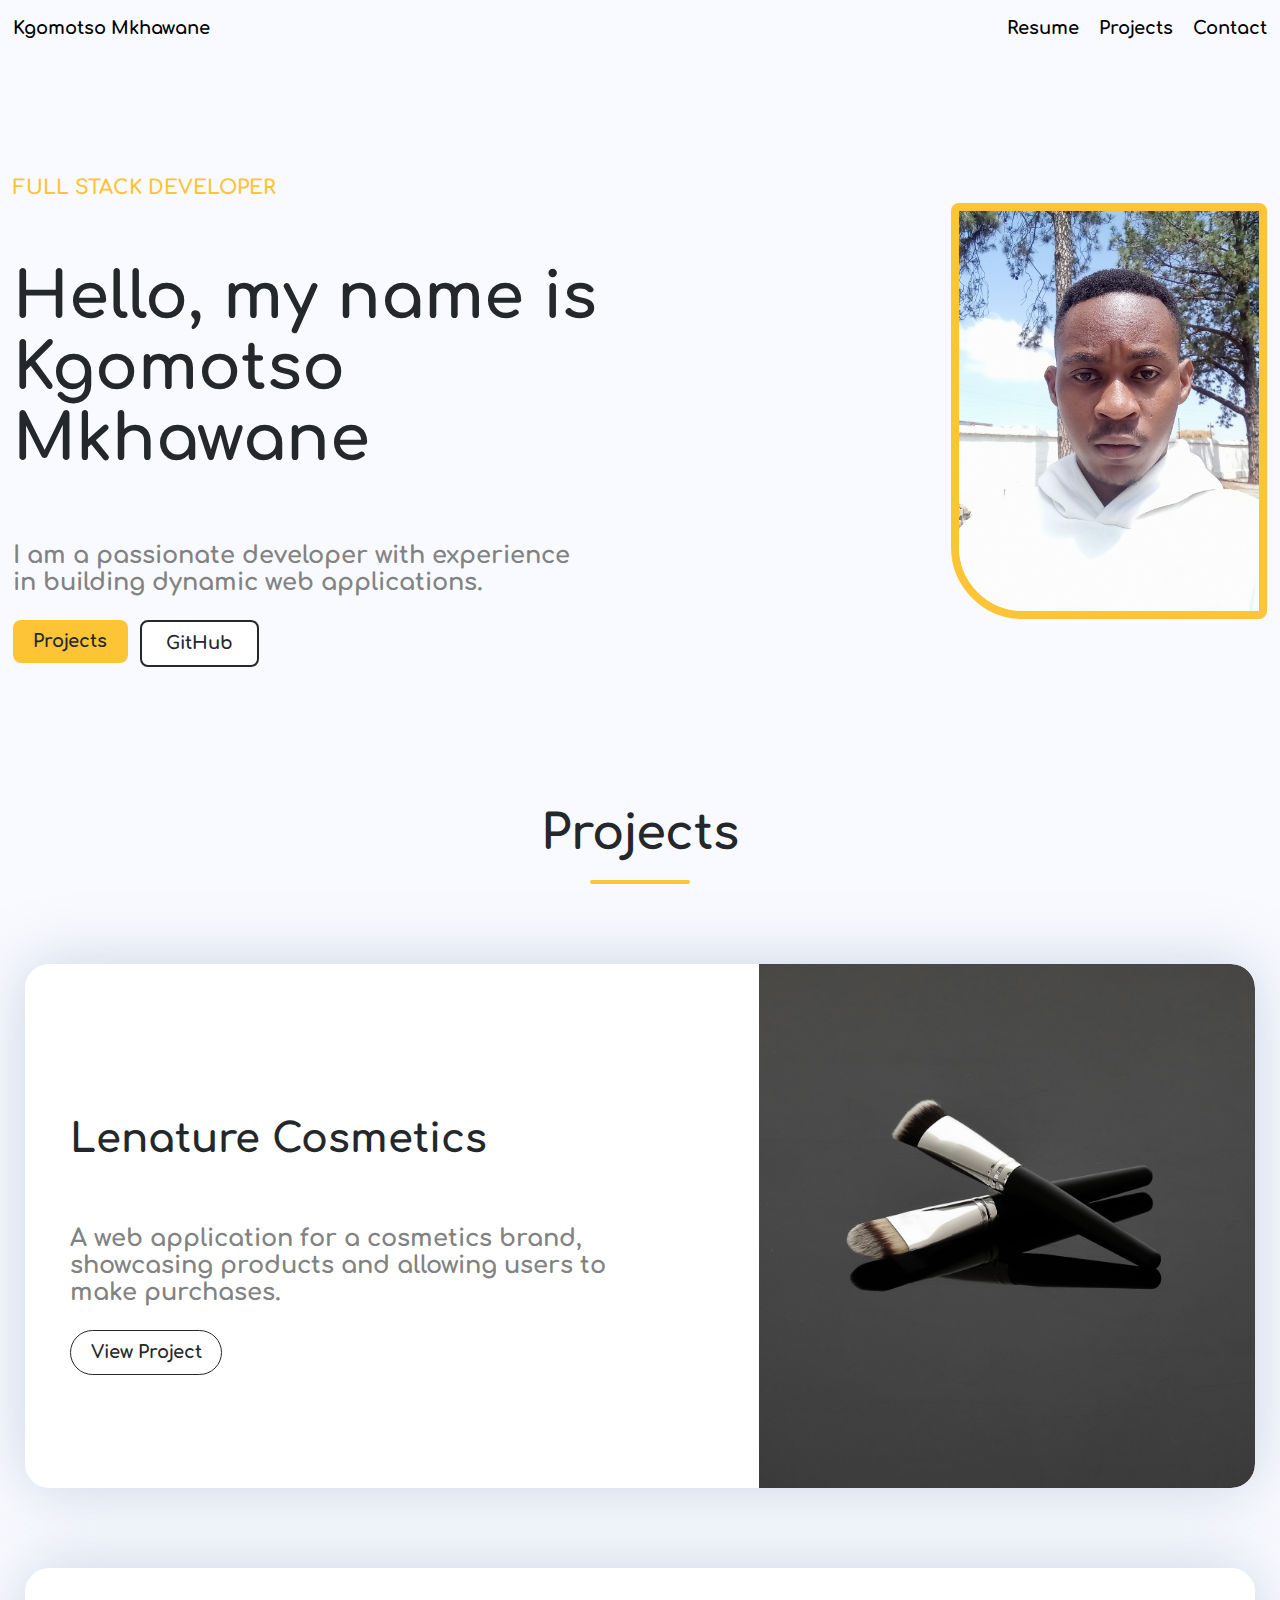
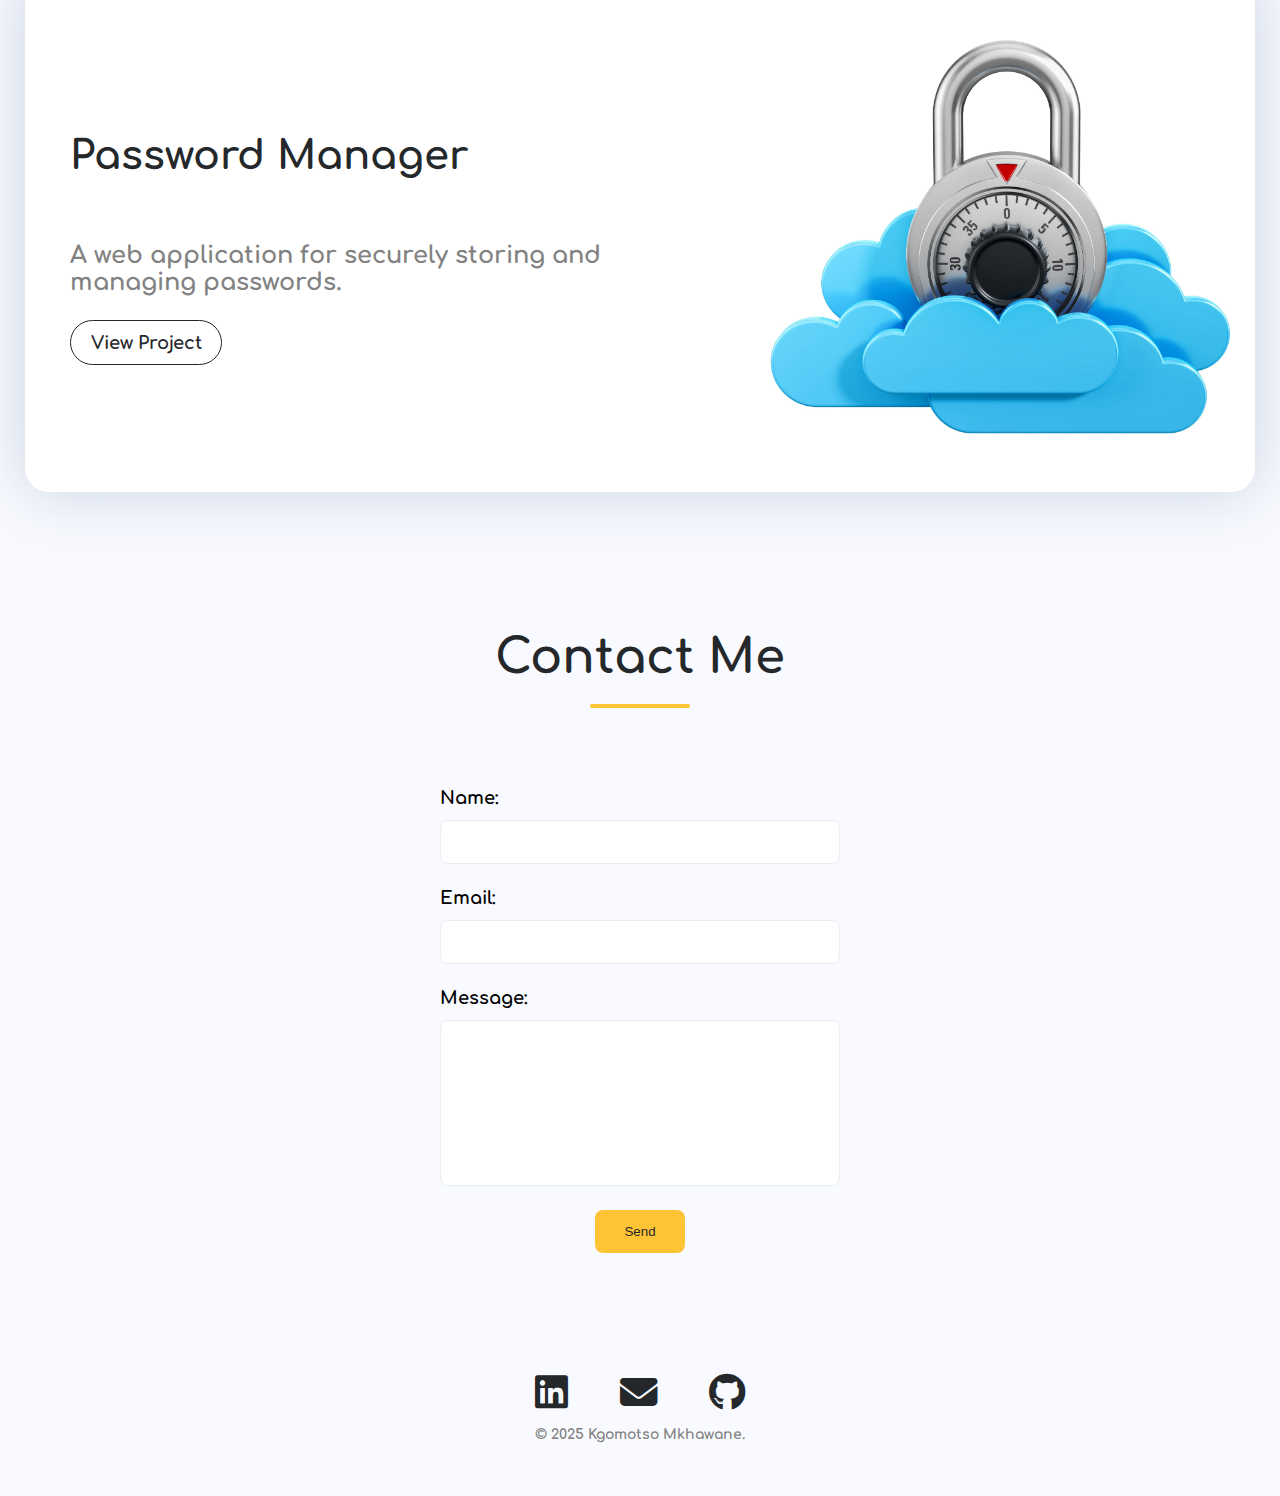
<file: index.html>
<!DOCTYPE html>
<html lang="en">
  <head>
    <meta charset="UTF-8" />
    <meta name="viewport" content="width=device-width, initial-scale=1.0" />
    <meta name="description" content="A portfolio website showcasing my web development projects.">
    <meta property="og:title" content="Kgomotso Mkhawane - Portfolio">
    <meta property="og:description" content="Showcasing my web development projects and skills.">
    <meta property="og:image" content="https://res.cloudinary.com/dd2usrlv6/image/upload/v1760538564/kg_zji0yp.jpg">
    <meta property="og:url" content="https://justinmk21.github.io/Kgomotso/">
    <meta property="og:type" content="website">

    <meta name="twitter:card" content="summary_large_image">
    <meta name="twitter:title" content="Kgomotso Mkhawane - Portfolio">
    <meta name="twitter:description" content="Showcasing my web development projects and skills.">
    <meta name="twitter:image" content="https://res.cloudinary.com/dd2usrlv6/image/upload/v1760538564/kg_zji0yp.jpg">

    <title>Kgomotso</title>

    <link rel="stylesheet" href="style.css" />
    <link rel="preconnect" href="https://fonts.googleapis.com" />
    <link rel="icon" href="favicon.ico" type="image/x-icon">
    <link
      href="https://fonts.googleapis.com/css2?family=Comfortaa:wght@300..700&display=swap"
      rel="stylesheet"
    />
    <link
      rel="stylesheet"
      href="https://cdnjs.cloudflare.com/ajax/libs/font-awesome/6.5.0/css/all.min.css"
    />
  </head>
  <body class="body">
    <header class="header">
      <p class="name">Kgomotso Mkhawane</p>

      <nav class="nav-links">
        <ul class="links">
          <li><a href="#about">Resume</a></li>
          <li><a href="#projects">Projects</a></li>
          <li><a href="#contact">Contact</a></li>
        </ul>
      </nav>
    </header>

    <section class="profile-section">
      <article class="profile-intro">
        <h3 class="job-title-header">FULL STACK DEVELOPER</h3>
        <h1 class="name-header">Hello, my name is Kgomotso Mkhawane</h1>
        <p class="bio">
          I am a passionate developer with experience in building dynamic web
          applications.
        </p>
        <div class="social-links">
          <a 
            href="#projects"
            class="social-link">
            Projects
          </a>
          <a
            href="https://github.com/justinmk21"
            class="social-link"
            style="border: 2px solid #25282b; background-color: white"
            target="_blank"
            >GitHub</a
          >
        </div>
      </article>

      <article class="profile-image">
        <img src="kg.jpg" alt="Profile Picture" class="profile-pic" />
      </article>
    </section>

    <section id="projects" class="projects-section">
      <h2 class="section-title">Projects</h2>
      <span class="line"></span>
      <div class="project-underline">
        <span class="underline"></span>
      </div>
      <div class="project-cards-container">
        <article class="project-card">
          <div class="project-details">
            <h3 class="project-title">Lenature Cosmetics</h3>
            <p class="project-description">
              A web application for a cosmetics brand, showcasing products and
              allowing users to make purchases.
            </p>
            <a
              href="https://justinmk21.github.io/Lenature/"
              class="project-link"
              target="_blank"
              >View Project</a
            >
          </div>

          <div class="project-image">
            <img
              src="brush.jpg"
              alt="Lenature Cosmetics Project"
              class="project-pic"
            />
          </div>
        </article>

        <article class="project-card">
          <div class="project-details">
            <h3 class="project-title">Password Manager</h3>
            <p class="project-description">
              A web application for securely storing and managing passwords.
            </p>
            <a
              href="https://lenature-cosmetics.vercel.app/"
              class="project-link"
              target="_blank"
              >View Project</a
            >
          </div>

          <div class="project-image">
            <img
              src="security.jpg"
              alt="Lenature Cosmetics Project"
              class="project-pic"
            />
          </div>
        </article>
      </div>
    </section>

    <section id="contact" class="contact-section">
      <h2 class="section-title">Contact Me</h2>
      <span class="line"></span>
      <div class="contact-underline">
        <span class="underline"></span>
      </div>
      <form
        action="https://formspree.io/f/xldpaboq"
        method="POST"
        class="contact-form"
      >
        <div class="form-group">
          <label for="name" class="form-label">Name:</label>
          <input
            type="text"
            id="name"
            name="name"
            required
            class="form-input"
          />
        </div>

        <div class="form-group">
          <label for="email" class="form-label">Email:</label>
          <input
            type="email"
            id="email"
            name="_replyto"
            required
            class="form-input"
          />
        </div>

        <div class="form-group">
          <label for="message" class="form-label">Message:</label>
          <textarea
            id="message"
            name="message"
            rows="4"
            required
            class="form-textarea"
          ></textarea>
        </div>

        <button type="submit" class="submit-button">Send</button>
      </form>
    </section>
  </body>

  <footer class="footer">
    <div class="icons">
      <a
        href="https://linkedin.com/in/kgomotso-mkhawane-4769bb219/"
        target="_blank"
        aria-label="LinkedIn"
      >
        <i class="fa-brands fa-linkedin"></i>
      </a>
      <a href="mailto:kgomotsomkhawane2001@email.com" aria-label="Email">
        <i class="fa-solid fa-envelope"></i>
      </a>
      <a
        href="https://github.com/justinmk21"
        target="_blank"
        aria-label="GitHub"
      >
        <i class="fa-brands fa-github"></i>
      </a>
    </div>
    <p class="footer-text">© 2025 Kgomotso Mkhawane.</p>
  </footer>
</html>
</file>
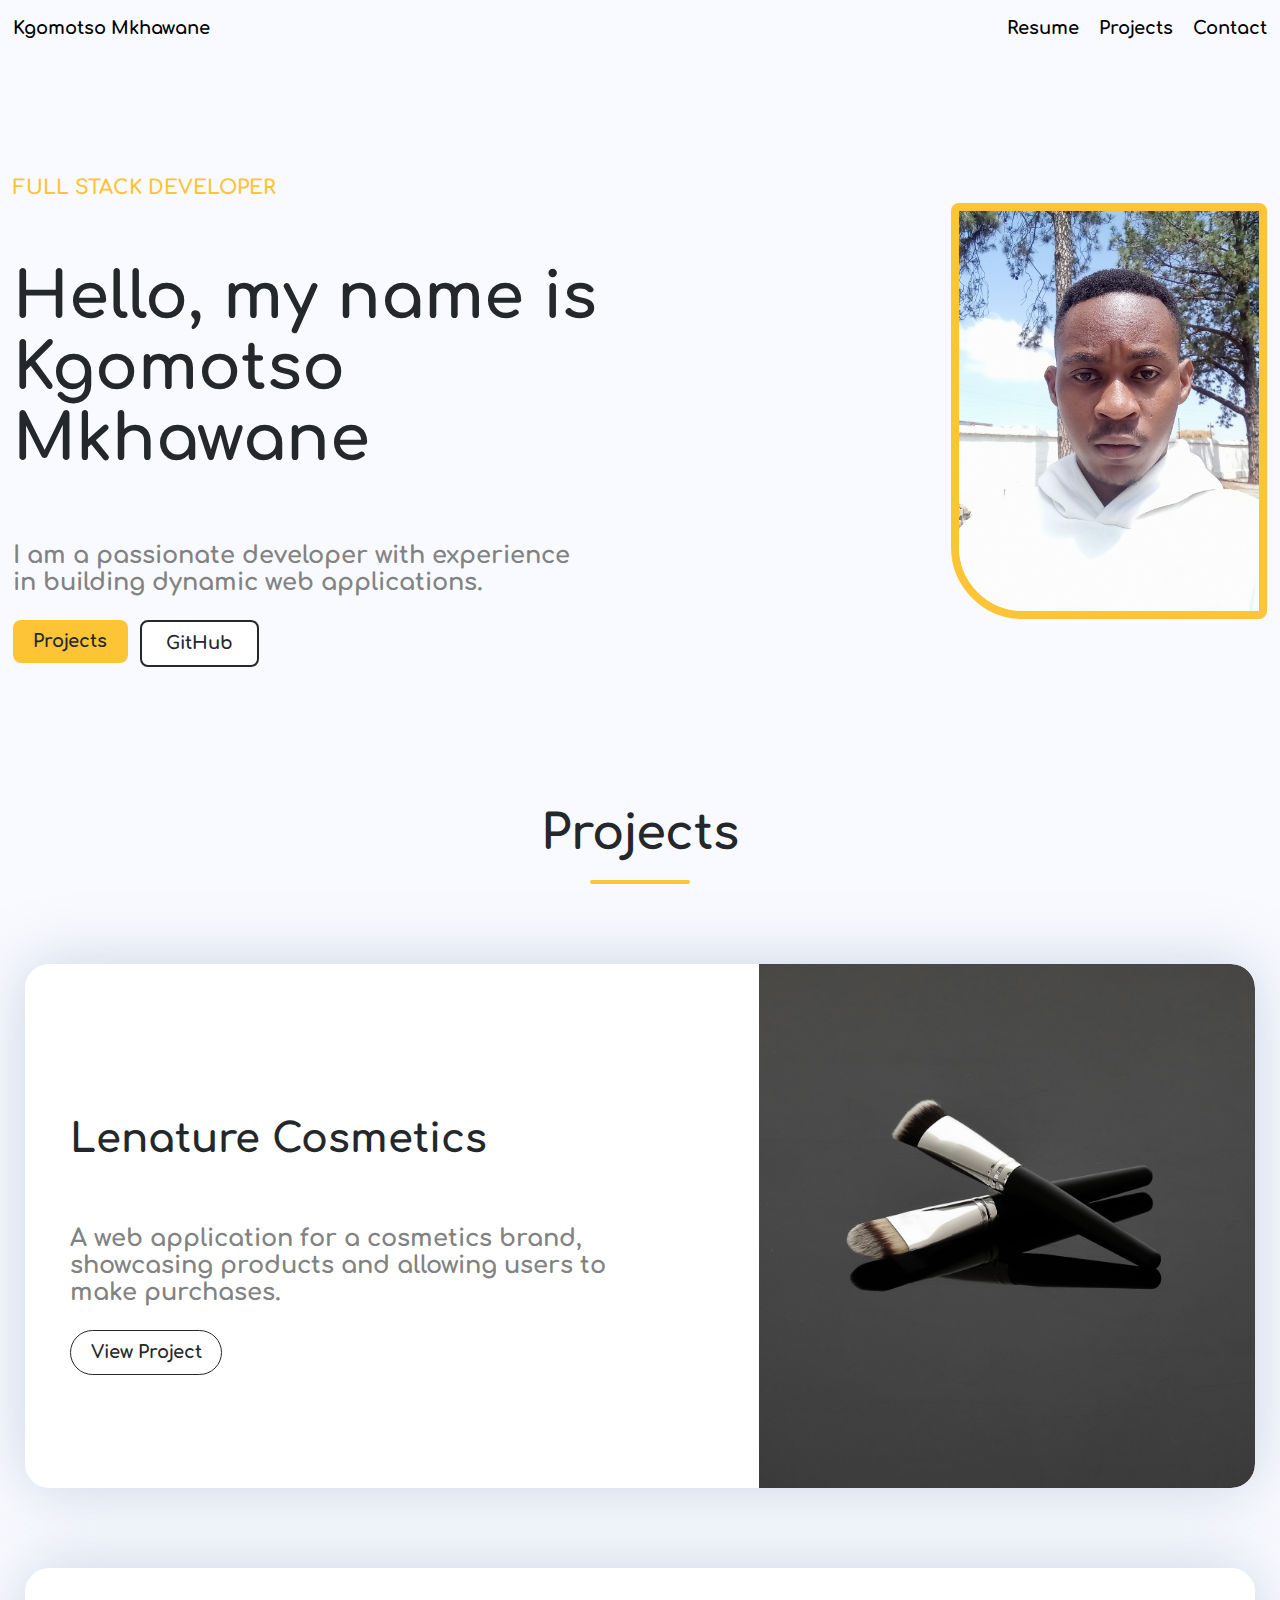
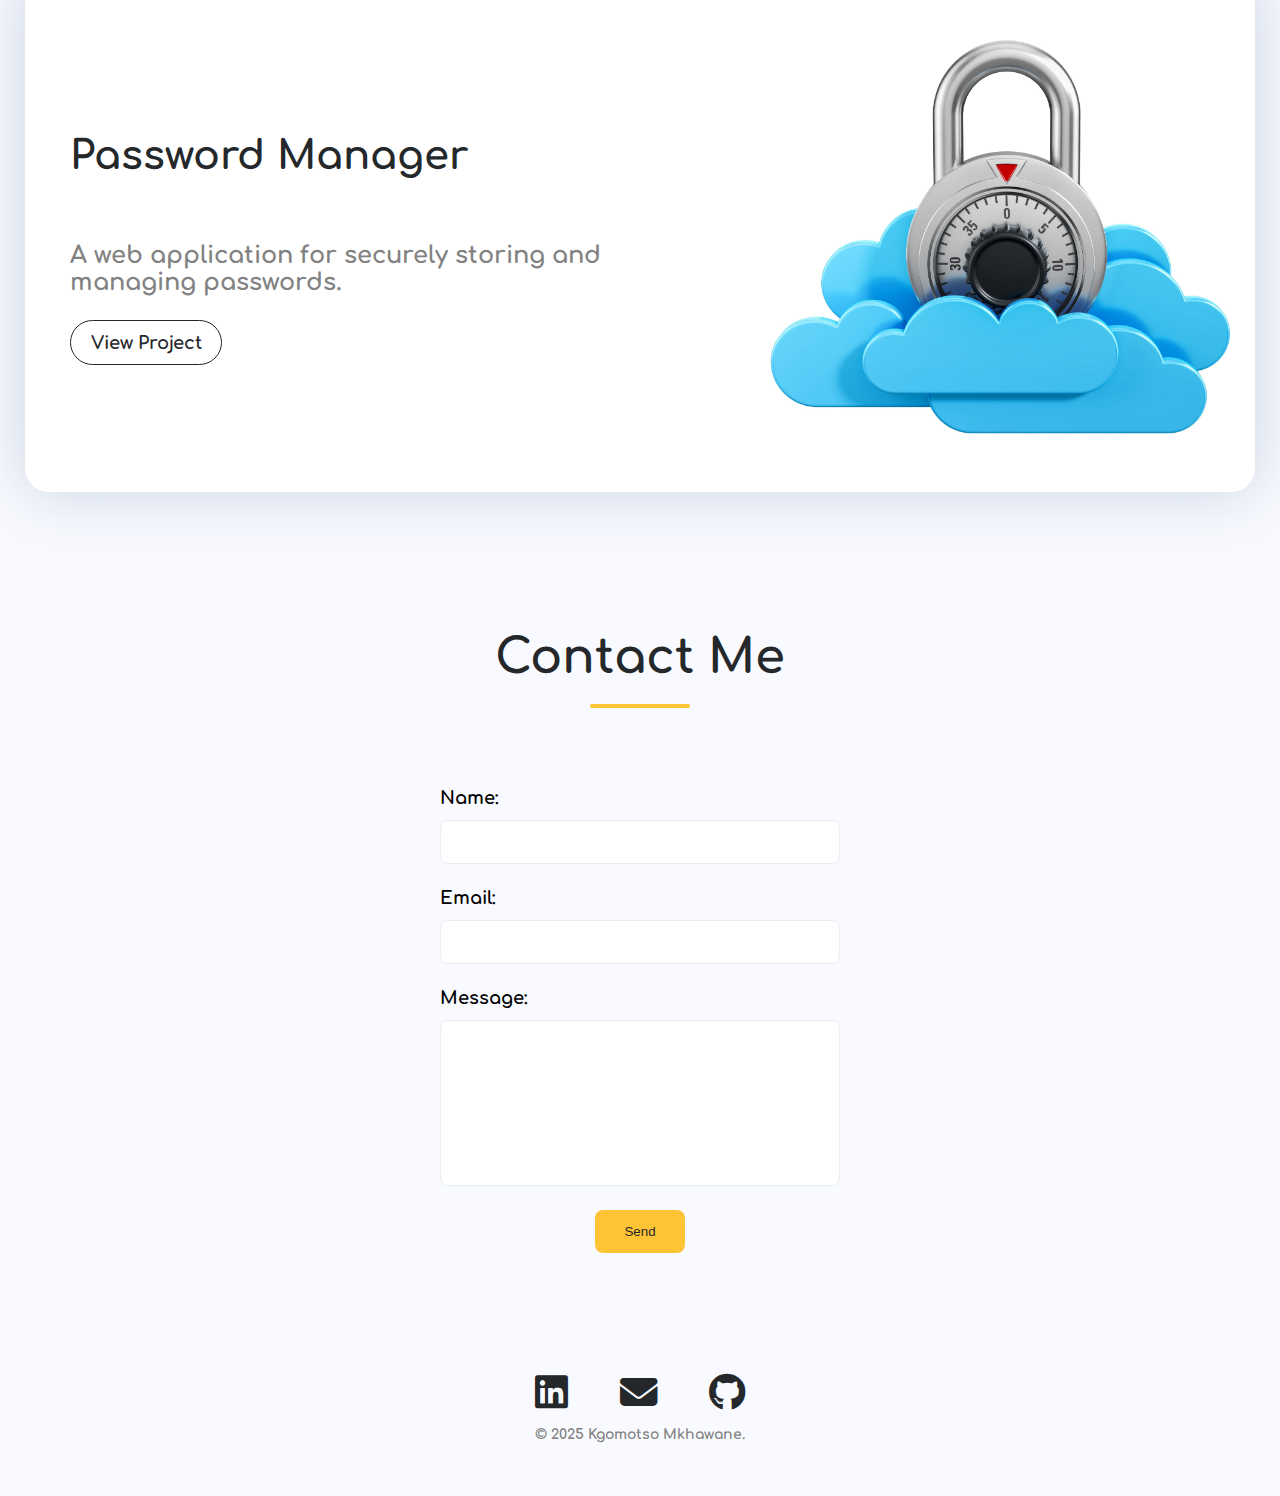
<file: Portfolio.html>
<!DOCTYPE html>
<html lang="en">
  <head>
    <meta charset="UTF-8" />
    <meta name="viewport" content="width=device-width, initial-scale=1.0" />
    <title>Kgomotso</title>

    <link rel="stylesheet" href="style.css" />
    <link rel="preconnect" href="https://fonts.googleapis.com" />
    <link
      href="https://fonts.googleapis.com/css2?family=Comfortaa:wght@300..700&display=swap"
      rel="stylesheet"
    />
    <link
      rel="stylesheet"
      href="https://cdnjs.cloudflare.com/ajax/libs/font-awesome/6.5.0/css/all.min.css"
    />
  </head>
  <body class="body">
    <header class="header">
      <p class="name">Kgomotso Mkhawane</p>

      <nav class="nav-links">
        <ul class="links">
          <li><a href="#about">Resume</a></li>
          <li><a href="#projects">Projects</a></li>
          <li><a href="#contact">Contact</a></li>
        </ul>
      </nav>
    </header>

    <section class="profile-section">
      <article class="profile-intro">
        <h3 class="job-title-header">FULL STACK DEVELOPER</h3>
        <h1 class="name-header">Hello, my name is Kgomotso Mkhawane</h1>
        <p class="bio">
          I am a passionate developer with experience in building dynamic web
          applications.
        </p>
        <div class="social-links">
          <a href="#projects" class="social-link">Projects</a>
          <a
            href="https://github.com/justinmk21"
            class="social-link"
            style="border: 2px solid #25282b; background-color: white"
            target="_blank"
            >GitHub</a
          >
        </div>
      </article>

      <article class="profile-image">
        <img src="kg.jpg" alt="Profile Picture" class="profile-pic" />
      </article>
    </section>

    <section id="projects" class="projects-section">
      <h2 class="section-title">Projects</h2>
      <span class="line"></span>
      <div class="project-underline">
        <span class="underline"></span>
      </div>
      <div class="project-cards-container">
        <article class="project-card">
          <div class="project-details">
            <h3 class="project-title">Lenature Cosmetics</h3>
            <p class="project-description">
              A web application for a cosmetics brand, showcasing products and
              allowing users to make purchases.
            </p>
            <a
              href="https://justinmk21.github.io/Lenature/"
              class="project-link"
              target="_blank"
              >View Project</a
            >
          </div>

          <div class="project-image">
            <img
              src="brush.jpg"
              alt="Lenature Cosmetics Project"
              class="project-pic"
            />
          </div>
        </article>

        <article class="project-card">
          <div class="project-details">
            <h3 class="project-title">Password Manager</h3>
            <p class="project-description">
              A web application for securely storing and managing passwords.
            </p>
            <a
              href="https://lenature-cosmetics.vercel.app/"
              class="project-link"
              target="_blank"
              >View Project</a
            >
          </div>

          <div class="project-image">
            <img
              src="security.jpg"
              alt="Lenature Cosmetics Project"
              class="project-pic"
            />
          </div>
        </article>
      </div>
    </section>

    <section id="contact" class="contact-section">
      <h2 class="section-title">Contact Me</h2>
      <span class="line"></span>
      <div class="contact-underline">
        <span class="underline"></span>
      </div>
      <form
        action="https://formspree.io/f/mgebjvdp"
        method="POST"
        class="contact-form"
      >
        <div class="form-group">
          <label for="name" class="form-label">Name:</label>
          <input
            type="text"
            id="name"
            name="name"
            required
            class="form-input"
          />
        </div>

        <div class="form-group">
          <label for="email" class="form-label">Email:</label>
          <input
            type="email"
            id="email"
            name="_replyto"
            required
            class="form-input"
          />
        </div>

        <div class="form-group">
          <label for="message" class="form-label">Message:</label>
          <textarea
            id="message"
            name="message"
            rows="4"
            required
            class="form-textarea"
          ></textarea>
        </div>

        <button type="submit" class="submit-button">Send</button>
      </form>
    </section>
  </body>

  <footer class="footer">
    <div class="icons">
      <a
        href="https://linkedin.com/in/kgomotso-mkhawane-4769bb219/"
        target="_blank"
        aria-label="LinkedIn"
      >
        <i class="fa-brands fa-linkedin"></i>
      </a>
      <a href="mailto:kgomotsomkhawane2001@email.com" aria-label="Email">
        <i class="fa-solid fa-envelope"></i>
      </a>
      <a
        href="https://github.com/justinmk21"
        target="_blank"
        aria-label="GitHub"
      >
        <i class="fa-brands fa-github"></i>
      </a>
    </div>
    <p class="footer-text">© 2025 Kgomotso Mkhawane.</p>
  </footer>
</html>
</file>
<file: style.css>
html {
  scroll-behavior: smooth;
}

.body {
  margin: 0;
  padding: 0;
  display: flex;
  font-size: 18px;
  font-weight: bold;
  align-items: center;
  flex-direction: column;
  background-color: #f9faff;
  font-family: "Comfortaa", sans-serif;
}

.header {
  display: flex;
  height: 56px;
  width: 100%;
  max-width: 1320px;
  justify-content: space-between;
}

.nav-links {
  width: 100%;
  max-width: 300px;
}

.links {
  display: flex;
  list-style: none;
  justify-content: space-between;
}

.links li a {
  text-decoration: none;
  color: black;
}

.links li a:hover {
  color: #fdc435;
}

.profile-section {
  gap: 24px;
  width: 100%;
  display: flex;
  margin-top: 100px;
  max-width: 1320px;
  margin-bottom: 100px;
  justify-content: space-between;
}

.profile-intro {
  width: 100%;
  display: flex;
  flex-direction: column;
  max-width: 586px;
}

.job-title-header {
  font-size: 20px;
  font-weight: bold;
  color: #fdc435;
}

.name-header {
  color: #25282b;
  font-size: 64px;
  font-weight: 1200;
}

.bio {
  color: #828282;
  font-size: 24px;
}

.social-links {
  gap: 12px;
  display: flex;
}

.social-link {
  width: 115px;
  height: 43px;
  display: flex;
  color: #25282b;
  border-radius: 8px;
  align-items: center;
  text-decoration: none;
  justify-content: center;
  background-color: #fdc435;
}

.profile-image {
  display: flex;
  align-items: center;
  justify-content: center;
  border-top-left-radius: 24px;
  border-top-right-radius: 24px;
  border-bottom-left-radius: 135px;
  border-bottom-right-radius: 24px;
}

.profile-pic {
  max-width: 300px;
  object-fit: cover;
  max-height: 486px;
  border-top-left-radius: 8px;
  border: 8px solid #fdc435;
  border-top-right-radius: 8px;
  border-bottom-left-radius: 72px;
  border-bottom-right-radius: 8px;
}

.projects-section {
  width: 100%;
  display: flex;
  max-width: 1320px;
  align-items: center;
  flex-direction: column;
  transition: all 3s ease;
}

.section-title {
  font-size: 48px;
  color: #25282b;
  font-weight: bold;
  margin-bottom: 20px;
}

.line {
  height: 4px;
  width: 100px;
  color: #25282b;
  border-radius: 2px;
  margin-bottom: 80px;
  background-color: #fdc435;
}

.project-cards-container {
  gap: 80px;
  width: 100%;
  display: flex;
  max-width: 1320px;
  align-items: center;
  flex-direction: column;
}

.project-card {
  width: 100%;
  height: 524px;
  display: flex;
  overflow: hidden;
  max-width: 1320px;
  border-radius: 24px;
  align-items: stretch;
  background-color: white;
  justify-content: space-between;
  transition: box-shadow 220ms ease;
  box-shadow: 0 0 64px 0 rgba(112, 144, 176, 0.35);
}

.project-card:hover {
  cursor: pointer;
  transform: translateY(-2px);
  box-shadow: 0 0 44px 0 #7090b0;
}

.project-details,
.project-image {
  flex: 1;
  min-width: 0;
}

.project-details {
  width: 100%;
  display: flex;
  padding: 45px;
  max-width: 596px;
  flex-direction: column;
  justify-content: center;
}

.project-title {
  font-size: 40px;
  color: #25282b;
  font-weight: bolder;
}

.project-description {
  color: #828282;
  font-size: 24px;
}

.project-link {
  width: 150px;
  height: 43px;
  display: flex;
  color: #25282b;
  border-radius: 24px;
  align-items: center;
  text-decoration: none;
  justify-content: center;
  border: 1px solid #25282b;
}
.project-link:hover {
  color: white;
  background: #25282b;
}

.project-image {
  object-fit: cover;
  display: flex;
  align-items: center;
  justify-content: flex-end;
}

.project-pic {
  width: 100%;
  height: 100%;
  max-width: 496px;
  max-height: 526px;
  object-fit: cover;
  border-top-right-radius: 24px;
  border-bottom-right-radius: 24px;
}

.contact-section {
  width: 100%;
  display: flex;
  max-width: 1320px;
  margin-top: 100px;
  align-items: center;
  flex-direction: column;
}

.contact-form {
  gap: 24px;
  width: 100%;
  display: flex;
  max-width: 400px;
  align-items: center;
  flex-direction: column;
}

.form-group {
  width: 100%;
  display: flex;
  flex-direction: column;
}

.form-input {
  height: 40px;
  margin-top: 12px;
  border-radius: 8px;
  border: 1px solid #e8ecf4;
}

.form-textarea {
  resize: none;
  height: 160px;
  margin-top: 12px;
  border-radius: 8px;
  border: 1px solid #e8ecf4;
}

.submit-button {
  width: 100%;
  border: none;
  height: 43px;
  max-width: 90px;
  color: #25282b;
  border-radius: 8px;
  background-color: #fdc435;
}

.footer {
  padding: 40px 0;
  display: flex;
  flex-direction: column;
  align-items: center;
  margin-top: 80px;
}

.icons {
  gap: 25px;
  width: 100%;
  display: flex;
  max-width: 292px;
  align-items: center;
  justify-content: space-between;
}

.icons a {
  color: #25282b;
  font-size: 37.5px;
  transition: color 0.3s, transform 0.3s;
}

.icons a:hover {
  color: #fdc435;
  transform: scale(1.2);
}

.footer-text {
  color: #828282;
  font-size: 14px;
  margin-top: 12px;
  text-align: center;
}

@media (max-width: 1320px) {
  .header,
  .profile-section,
  .projects-section,
  .project-card {
    max-width: 98%;
  }
}

@media (max-width: 768px) {
  .header {
    display: none;
  }

  .profile-section {
    gap: 30px;
    margin-top: 24px;
    flex-direction: column-reverse;
  }

  .profile-pic {
    border-radius: 4px;
  }

  .project-card {
    flex-direction: column;
    height: auto;
    min-height: unset;
    max-width: 100%;
    margin-bottom: 32px;
  }

  .project-details {
    padding: 24px;
    max-width: 100%;
  }

  .project-image {
    justify-content: center;
    align-items: center;
    width: 100%;
  }

  .project-pic {
    width: 100%;
    max-width: 100%;
    height: auto;
    max-height: 300px;
    border-radius: 0 0 24px 24px;
    object-fit: cover;
  }

  .name-header {
    font-size: 24px;
  }
  .bio {
    font-size: 14px;
  }
}
</file>
